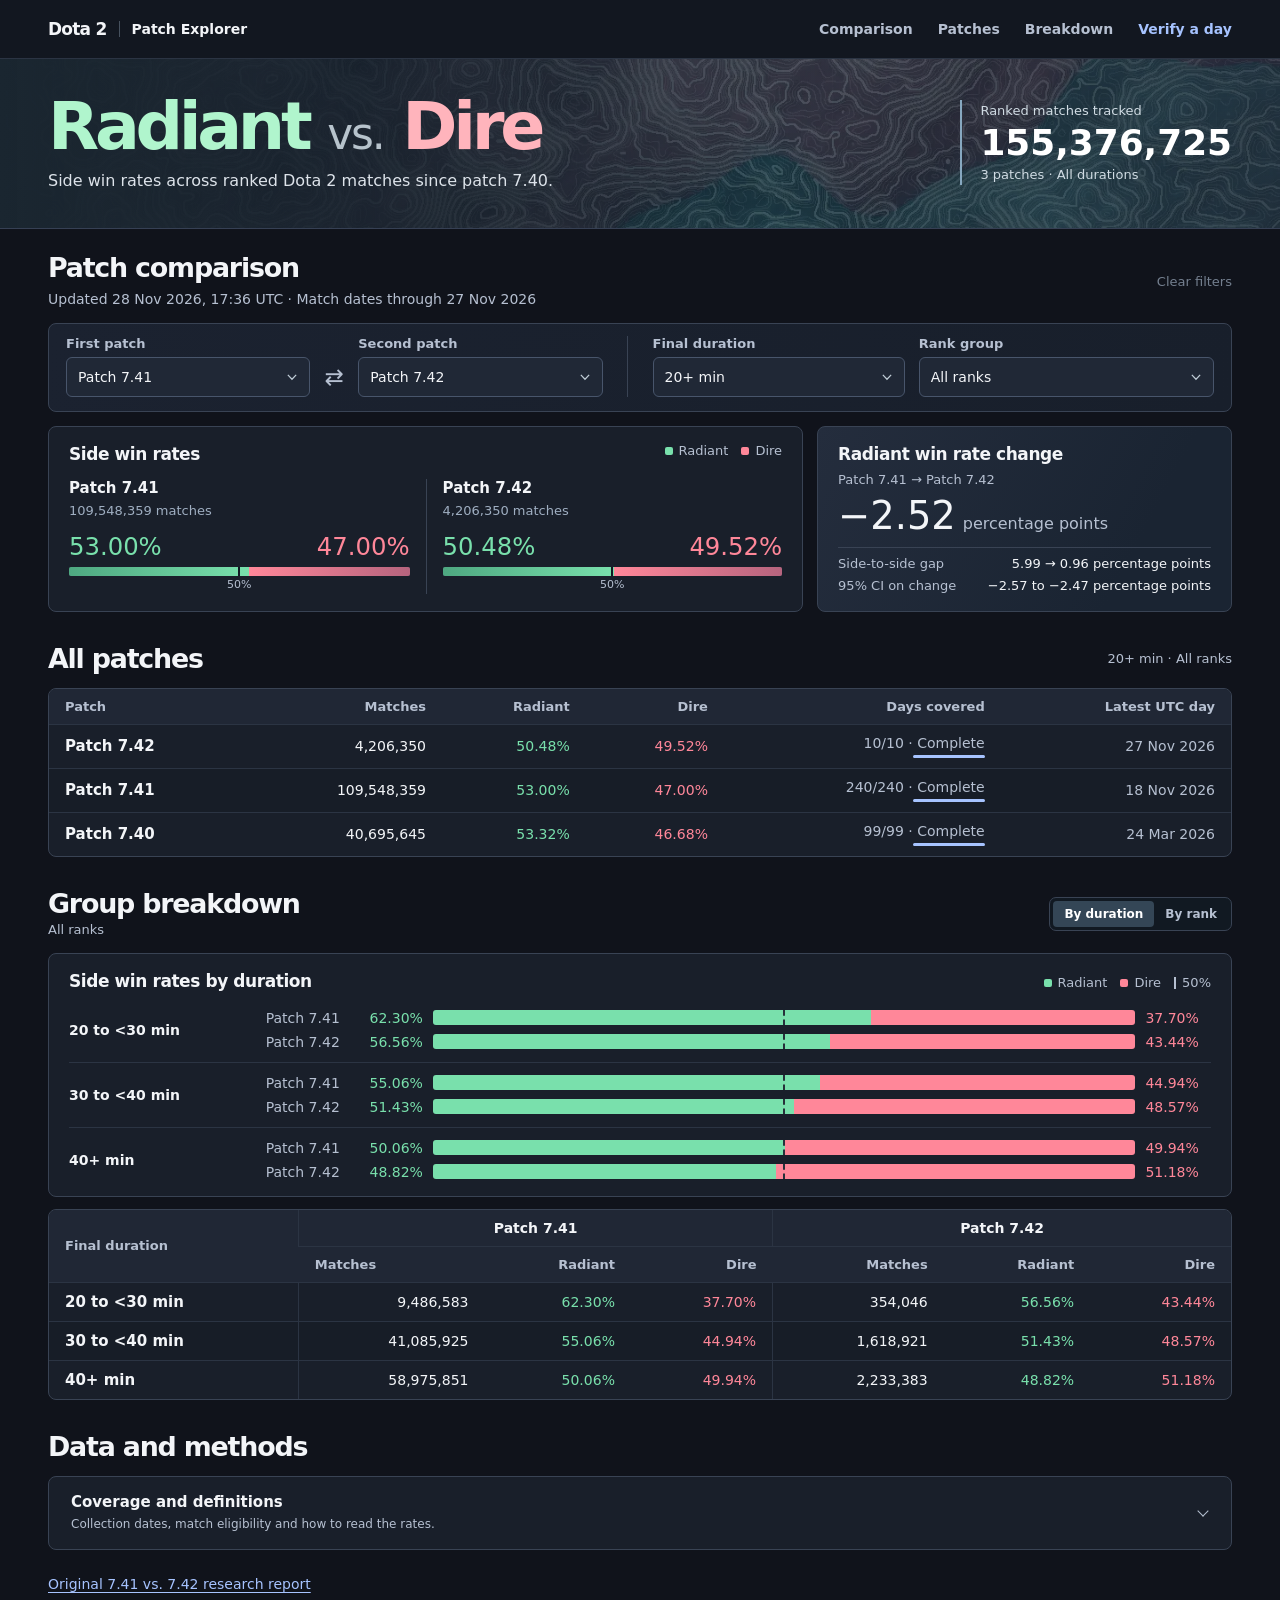
<file: docs/index.html>
<!doctype html>
<html lang="en">
<head>
  <meta charset="utf-8">
  <meta name="viewport" content="width=device-width, initial-scale=1">
  <meta name="theme-color" content="#11151e">
  <meta name="description" content="Daily Radiant and Dire win rates in OpenDota ranked matches from patch 7.40 onward.">
  <title>Dota 2 Patch Explorer</title>
  <link rel="stylesheet" href="styles.css?v=158de19add">
  <script src="live-data.js" defer></script>
  <script src="app.js?v=a44eecdc1f" defer></script>
</head>
<body>
  <a href="#comparison" class="skip-link">Skip to comparison</a>
  <header class="topbar">
    <div class="container topbar-inner">
      <a href="#top" class="brand" aria-label="Dota 2 Patch Explorer home"><strong>Dota 2</strong><span class="brand-separator" aria-hidden="true"></span><span>Patch Explorer</span></a>
      <nav class="main-nav" aria-label="Sections"><a class="nav-compare" href="#comparison">Comparison</a><a href="#overview">Patches</a><a class="nav-breakdown" href="#breakdown">Breakdown</a><a class="nav-verify" href="./verify.html">Verify a day</a></nav>
    </div>
  </header>
  <main id="top">
    <section class="hero">
      <div class="container hero-inner">
        <div class="hero-copy"><h1><span class="radiant-title">Radiant</span> <i>vs.</i> <span class="dire-title">Dire</span></h1>
          <p>Side win rates across ranked Dota 2 matches since patch 7.40.</p>
        </div>
        <div class="hero-stats" id="hero-stats" hidden>
          <span>Ranked matches tracked</span><strong id="tracked-total"></strong>
          <small id="tracked-through"></small>
        </div>
      </div>
    </section>
    <div class="container content">
      <div id="error" role="alert" hidden></div>
      <noscript><p class="error-box">Enable JavaScript to explore the patch data.</p></noscript>
      <div id="dashboard" hidden>

        <section id="comparison" aria-labelledby="comparison-title">
          <div class="section-heading"><div><h2 id="comparison-title">Patch comparison</h2><p class="update-line" id="updated"></p></div><button id="reset" class="text-button" type="button" disabled>Clear filters</button></div>
          <div class="controls">
            <div class="patch-controls">
              <label for="first">First patch<select id="first"></select></label>
              <button type="button" id="swap" class="swap" title="Swap patches" aria-label="Swap patches"><span aria-hidden="true">⇄</span></button>
              <label for="second">Second patch<select id="second"></select></label>
            </div>
            <div class="filter-controls">
              <label for="duration">Final duration<select id="duration"><option value="20plus" selected>20+ min</option><option value="all">All durations</option><option value="short">Under 20 min</option><option value="20-30">20 to &lt;30 min</option><option value="30-40">30 to &lt;40 min</option><option value="40+">40+ min</option></select></label>
              <label for="rank">Rank group<select id="rank"><option value="">All ranks</option><option value="low">Herald to Crusader</option><option value="mid">Archon to Ancient</option><option value="high">Divine / Immortal</option><option value="unknown">Unknown rank</option></select></label>
            </div>
          </div>
          <div class="summary-layout">
            <article class="card share-card" aria-labelledby="share-title">
              <div class="card-heading"><h3 id="share-title">Side win rates</h3><div class="team-legend"><span><i class="swatch radiant"></i>Radiant</span><span><i class="swatch dire"></i>Dire</span></div></div>
              <div id="shares"></div>
            </article>
            <article class="card change-card" aria-labelledby="change-title"><h3 id="change-title">Radiant win rate change</h3><div id="change"></div></article>
          </div>
          <div id="joint-note" class="info-note" hidden></div>
        </section>
        <section id="overview" aria-labelledby="overview-title">
          <div class="section-heading"><h2 id="overview-title">All patches</h2><p class="overview-scope" id="overview-scope"></p></div>
          <div class="card overview-card"><table class="overview-table"><thead><tr><th scope="col">Patch</th><th scope="col">Matches</th><th scope="col">Radiant</th><th scope="col">Dire</th><th scope="col">Days covered</th><th scope="col">Latest UTC day</th></tr></thead><tbody id="patch-rows"></tbody></table></div>
        </section>
        <section id="breakdown" aria-labelledby="breakdown-title">
          <div class="section-heading breakdown-heading">
            <div><h2 id="breakdown-title">Group breakdown</h2><p class="overview-scope" id="break-scope"></p></div>
            <div class="segmented" role="group" aria-label="Group breakdown">
              <button id="by-duration" type="button" aria-pressed="true">By duration</button>
              <button id="by-rank" type="button" aria-pressed="false">By rank</button>
            </div>
          </div>
          <figure class="card break-chart-card" aria-labelledby="break-chart-title">
            <figcaption class="card-heading">
              <h3 id="break-chart-title">Side win rates by duration</h3>
              <div class="team-legend"><span><i class="swatch radiant"></i>Radiant</span><span><i class="swatch dire"></i>Dire</span><span><i class="half-swatch"></i>50%</span></div>
            </figcaption>
            <div id="break-chart"></div>
          </figure>
          <div class="card overview-card">
            <table class="overview-table breakdown-table" id="break-table" aria-labelledby="breakdown-title" aria-describedby="break-scope">
              <colgroup span="1"></colgroup><colgroup span="3"></colgroup><colgroup span="3"></colgroup>
              <thead id="break-head"></thead>
              <tbody id="break-rows"></tbody>
            </table>
          </div>
          <p id="break-empty" class="subtle" hidden>A dash means the group has no reported win rate.</p>
        </section>
        <section id="methods" aria-labelledby="method-title"><div class="section-heading"><h2 id="method-title">Data and methods</h2></div>
          <details class="card disclosure" id="method-details"><summary><span><strong>Coverage and definitions</strong><small>Collection dates, match eligibility and how to read the rates.</small></span><i class="chevron" aria-hidden="true"></i></summary>
            <div class="detail-body">
              <div id="coverage"></div>
              <div class="method-grid">
                <div><h4>Which matches qualify?</h4><p>The tracker counts public ranked matches recorded by OpenDota with a known winner. The default duration filter includes games lasting at least 20 minutes. Select All durations to include shorter matches.</p></div>
                <div><h4>How are rates calculated?</h4><p>Radiant win rate is the share of matches Radiant won. The side-to-side gap is the absolute difference between Radiant’s and Dire’s win rates. The patch change subtracts the first patch’s Radiant rate from the second’s, in percentage points. Its approximate 95% interval combines two Wilson score intervals and treats matches as independent.</p></div>
                <div><h4>How are ranks grouped?</h4><p>The match’s average medal determines its rank group. All ranks includes matches with an unknown medal; select Unknown rank to see those games separately.</p></div>
                <div><h4>What does coverage mean?</h4><p>A covered day has a successful count for its UTC date and patch. On a patch release day, a match’s start time determines which patch it belongs to. Partial coverage means some dates still need counts. The latest day shown can be later than a gap.</p></div>
              </div>
              <p class="source-line">Match data from <a href="https://www.opendota.com/">OpenDota</a>. Major patch totals include their letter updates. <a href="./verify.html">Verify a day</a>.</p>
            </div>
          </details>
        </section>
      </div>
      <p class="archive-link"><a href="report.html">Original 7.41 vs. 7.42 research report</a></p>
      <p id="status" class="sr-only" role="status" aria-live="polite" aria-atomic="true"></p>
    </div>
  </main>
</body>
</html>
</file>
<file: docs/styles.css>
:root {
  color-scheme: dark;
  --back: #10131b;
  --surface: #191f2a;
  --surface-2: #202836;
  --line: #394354;
  --soft-line: #2b3443;
  --text: #f3f5f8;
  --muted: #b6c0d1;
  --quiet: #9faec1;
  --radiant: #79e0ac;
  --dire: #ff8799;
  --accent: #a6c3ff;
  font-family: Inter, "Segoe UI", system-ui, sans-serif;
}
* { box-sizing: border-box; }
html { scroll-padding-top: 16px; }
body { margin: 0; background: var(--back); color: var(--text); }
[hidden] { display: none !important; }
a { color: var(--accent); text-underline-offset: 3px; }
button, select { font: inherit; }
button { cursor: pointer; }
button:disabled { cursor: default; }
a:focus-visible, button:focus-visible, select:focus-visible, summary:focus-visible { outline: 3px solid #b8d2ff; outline-offset: 3px; }
.container { width: min(1184px, calc(100% - 80px)); margin-inline: auto; }
.topbar { background: #121720; border-bottom: 1px solid var(--soft-line); }
.topbar-inner { display: flex; align-items: center; justify-content: space-between; min-height: 58px; gap: 30px; }
.brand { display: inline-flex; align-items: center; gap: 12px; color: var(--text); text-decoration: none; white-space: nowrap; font-size: 14px; font-weight: 550; }
.brand strong { font-size: 17px; letter-spacing: -.045em; font-weight: 750; }
.brand-separator { height: 16px; width: 1px; background: #46515e; }
.main-nav { display: flex; align-items: center; gap: 25px; }
.main-nav a { display: inline-flex; align-items: center; min-height: 42px; color: var(--muted); text-decoration: none; font-size: 14px; font-weight: 550; white-space: nowrap; }
.main-nav a:hover { color: var(--text); }
.main-nav .nav-verify { color: var(--accent); }
.hero {
  border-bottom: 1px solid #364054;
  background: linear-gradient(90deg, #1a2630 0%, rgba(20,30,41,.88) 28%, rgba(21,27,38,.45) 60%, rgba(30,26,40,.60) 100%), url("assets/terrain.webp") center 56% / cover;
}
.hero-inner { display: flex; align-items: center; justify-content: space-between; gap: 30px; padding-block: 32px 35px; }
h1, h2, h3, h4, p, dl, dd { margin: 0; }
h1 { font-size: clamp(44px, 5.2vw, 76px); font-weight: 740; letter-spacing: -.065em; line-height: 1.07; }
h1 i { color: #b7c3cc; font-weight: 500; font-size: .66em; font-style: normal; letter-spacing: -.05em; }
.radiant-title { color: #b0f5cd; }
.dire-title { color: #ffb4bc; }
.hero-copy p { color: #dde3ea; margin-top: 7px; line-height: 1.5; font-size: 16px; }
.hero-stats { border-left: 2px solid #87a8c0; padding: 3px 0 3px 18px; min-width: 235px; }
.hero-stats span, .hero-stats small { display: block; color: #d0dbe3; font-size: 13px; }
.hero-stats strong { display: block; margin: 4px 0; font-size: clamp(26px, 2.8vw, 39px); line-height: 1.15; font-weight: 600; color: white; font-variant-numeric: tabular-nums; }
.content { padding-block: 23px 46px; }
section[id] { scroll-margin-top: 18px; }
.section-heading { display: flex; align-items: center; justify-content: space-between; gap: 16px; margin: 0 0 13px; }
h2 { font-size: clamp(21px, 2.1vw, 27px); line-height: 1.2; font-weight: 650; letter-spacing: -.045em; }
h3 { font-size: 17px; line-height: 1.3; font-weight: 630; letter-spacing: -.025em; }
h4 { font-size: 14px; font-weight: 650; }
.text-button { white-space: nowrap; flex-shrink: 0; background: none; border: 0; padding: 5px 0 5px 10px; color: var(--radiant); font-size: 13px; }
.text-button:disabled { color: var(--quiet); opacity: .7; }
.controls { display: grid; grid-template-columns: 1fr 1fr; gap: 25px; margin-bottom: 14px; border: 1px solid var(--line); border-radius: 8px; background: linear-gradient(110deg, #1b2230, #181f2b); padding: 12px 17px 14px; }
.patch-controls { display: grid; grid-template-columns: 1fr 32px 1fr; gap: 8px; align-items: end; padding-right: 24px; border-right: 1px solid var(--line); }
.filter-controls { display: grid; grid-template-columns: 1fr 1.17fr; gap: 14px; }
label { display: block; min-width: 0; color: var(--muted); font-size: 13px; font-weight: 550; }
select { appearance: none; width: 100%; border: 1px solid #48556b; border-radius: 6px; background: var(--surface-2) url("data:image/svg+xml,%3Csvg xmlns='http://www.w3.org/2000/svg' viewBox='0 0 12 8'%3E%3Cpath d='m1 1 5 5 5-5' fill='none' stroke='%23bdcad4' stroke-width='1.5'/%3E%3C/svg%3E") no-repeat right 12px center / 10px; color: var(--text); padding: 9px 28px 9px 11px; font-weight: 530; font-size: 14px; line-height: 20px; cursor: pointer; margin-top: 6px; }
select:hover { border-color: var(--accent); }
.swap { align-self: end; height: 39px; width: 32px; background: none; border: none; border-radius: 4px; color: var(--muted); font: 23px/1 system-ui,sans-serif; }
.swap:hover, .text-button:not(:disabled):hover { color: #fff; }
.summary-layout { display: grid; grid-template-columns: 1.82fr 1fr; gap: 14px; }
.card { background: var(--surface); border: 1px solid var(--line); border-radius: 8px; }
.share-card, .change-card { min-width: 0; padding: 16px 20px; }
.card-heading { display: flex; align-items: start; justify-content: space-between; gap: 12px; }
.team-legend { display: flex; flex-wrap: wrap; align-items: center; gap: 13px; font-size: 13px; color: var(--muted); }
.team-legend span { display: flex; align-items: center; gap: 6px; white-space: nowrap; }
.swatch { width: 8px; height: 8px; border-radius: 2px; }
.radiant { background: var(--radiant); } .dire { background: var(--dire); }
#shares { display: grid; grid-template-columns: repeat(2,minmax(0,1fr)); margin-top: 13px; }
.share-row { min-width: 0; }
.share-row:first-child { padding-right: 16px; }
.share-row + .share-row { border-left: 1px solid var(--line); padding-left: 16px; }
.share-head { display: flex; flex-wrap: wrap; align-items: baseline; gap: 4px 12px; }
.share-head strong { font-size: 15px; font-weight: 650; }
.count, .subtle { color: var(--quiet); font-size: 13px; line-height: 1.5; }
.share-head .count { width: 100%; }
.score-line { position: relative; display: flex; align-items: baseline; justify-content: space-between; gap: 5px; margin-top: 12px; font-variant-numeric: tabular-nums; }
.score-line strong { font-size: clamp(18px, 1.9vw, 28px); font-weight: 400; line-height: 1.25; }
.radiant-score { color: var(--radiant); } .dire-score { color: var(--dire); }
.parity-label { font-size: 11px; color: var(--muted); position: absolute; left: 50%; bottom: -29px; transform: translateX(-50%); }
.stack { position: relative; display: flex; height: 9px; margin: 5px 0 18px; border-radius: 2px; overflow: hidden; background: var(--line); }
.stack:after { content: ""; position: absolute; left: 50%; height: 100%; width: 2px; transform: translateX(-50%); background: #111923; }
.stack .radiant { background: linear-gradient(90deg,#4ea881,var(--radiant)); }
.stack .dire { flex: 1; background: linear-gradient(90deg,var(--dire),#b6647e); }
.change-card { background: linear-gradient(118deg, #242d3d, #1a2432 75%); }
.change-value { display: flex; flex-wrap: wrap; align-items: baseline; gap: 2px 7px; font-size: clamp(32px, 3vw, 44px); line-height: 1.12; font-weight: 400; margin: 5px 0 10px; font-variant-numeric: tabular-nums; }
.change-value small { font-family: inherit; font-size: 16px; font-weight: inherit; color: var(--muted); }
.change-context { color: var(--muted); font-size: 13px; line-height: 1.45; margin-top: 5px; }
.change-detail { border-top: 1px solid var(--line); padding-top: 7px; display: grid; gap: 4px; font-size: 13px; color: var(--muted); }
.change-detail div { display:flex; flex-wrap: wrap; align-items:baseline; justify-content:space-between; gap: 3px 12px; }
.change-detail dd { text-align:right; color:var(--text); font-size: 13px; line-height: 1.35; font-variant-numeric: tabular-nums; }
.na { color: var(--muted); font-size: 13px; line-height: 1.55; margin-top: 6px; }
.info-note, .error-box, #error { margin-top: 11px; padding: 11px 14px; border-left: 2px solid #dac184; background: #26262b; color: #e8dbc1; font-size: 13px; line-height: 1.5; }
#breakdown, #methods { margin-top: 31px; }
.segmented { display: inline-flex; padding: 3px; border: 1px solid var(--line); border-radius: 7px; background: #111922; }
.segmented button { background: transparent; border: 0; border-radius: 4px; padding: 6px 11px; color: var(--muted); font-size: 12px; font-weight: 600; }
.segmented button[aria-pressed="true"] { background: #344656; color: #fff; }

.subtle { margin-top: 5px; }

.disclosure summary { display: flex; gap: 12px; align-items: center; justify-content: space-between; list-style: none; cursor: pointer; padding: 16px 22px; }
.disclosure summary::-webkit-details-marker { display:none; }
.disclosure summary strong { display: block; font-size: 15px; font-weight: 620; }
.disclosure summary small { display: block; color: var(--muted); font-size: 12px; margin-top: 4px; line-height: 1.5; }
.chevron { display: inline-block; width: 8px; height: 8px; border: solid var(--muted); border-width: 0 1.5px 1.5px 0; transform: translateY(-2px) rotate(45deg); flex: none; margin-right: 2px; }
details[open] .chevron { transform: translateY(2px) rotate(225deg); }
.detail-body { margin-inline: 22px; padding: 15px 0 19px; border-top: 1px solid var(--soft-line); color: var(--muted); font-size: 13px; line-height: 1.65; }
.detail-body strong, .detail-body h4 { color: var(--text); } .detail-body p + p { margin-top: 6px; }
.method-grid { margin-block: 15px; display:grid; grid-template-columns: repeat(2,1fr); gap: 16px 28px; }
.coverage-item + .coverage-item { margin-top: 6px; }
.source-line { padding-top: 12px; border-top: 1px solid var(--soft-line); }
.sr-only, .skip-link:not(:focus) { position: absolute; width: 1px; height: 1px; overflow: hidden; white-space: nowrap; clip-path: inset(50%); }
.skip-link:focus { position: absolute; left: 8px; top: 6px; background: white; padding: 10px; color: black; z-index: 5; }
@media(min-width:651px) and (max-width:960px) {
 #shares { display:block; } .share-row:first-child { padding-right:0; } .share-row + .share-row { margin-top:9px; border-left:0; border-top:1px solid var(--line); padding:9px 0 0; } .share-head { justify-content:space-between; } .share-head .count { width:auto; } .score-line { margin-top:3px; } .parity-label { display:none; } .stack { margin-bottom:0; }
}
@media(max-width: 840px){
 .container { width: calc(100% - 46px); }
 .controls { gap: 16px; padding: 13px 15px; }
 .patch-controls { padding-right: 15px; gap: 3px; grid-template-columns: 1fr 24px 1fr; }
 .swap { width: 24px; } .filter-controls { gap: 9px; }
 .share-card, .change-card { padding: 17px; }
}
@media(max-width: 650px){
 .container { width: calc(100% - 32px); }
 .topbar-inner { min-height: 53px; gap: 12px; } .brand { gap: 8px; font-size: 12px; } .brand strong { font-size: 15px; }
 .main-nav { gap: 14px; } .main-nav a { font-size: 13px; } .main-nav .nav-breakdown,.main-nav .nav-compare { display:none; }
 .hero-inner { padding-block: 20px; } .hero-copy p { max-width: 380px; font-size: 14px; margin-top: 9px; }
 .hero { background-position: 65% 50%; } .content { padding-top: 23px; }
 .hero-inner { display: grid; grid-template-columns: 1fr; gap: 16px; }
 .hero-stats { display:flex; align-items:baseline; flex-wrap:wrap; gap:0 7px; border-left:0; padding:0; } .hero-stats span { order:1; } .hero-stats strong { order:0; font-size:20px; } .hero-stats small { order:2; width:100%; }
 .controls { grid-template-columns: 1fr; gap: 11px; }
 .patch-controls { padding: 0; border: 0; grid-template-columns: 1fr 28px 1fr; gap: 6px; }
 .filter-controls { grid-template-columns: 1fr 1fr; gap: 12px; }
 .summary-layout { grid-template-columns: 1fr; gap: 10px; }
 .score-line strong { font-size: clamp(16px,4.2vw,25px); } .share-row:first-child { padding-right:10px; } .share-row + .share-row { padding-left:10px; }
 .change-value { font-size: 34px; }
 #breakdown, #methods { margin-top: 25px; } .card-heading { gap: 8px; }

 .method-grid { grid-template-columns: 1fr; } .disclosure summary { padding: 14px 16px; }
 .detail-body { margin-inline:16px; }
}
@media(max-width: 400px) {
 .container { width: calc(100% - 24px); }
 .main-nav a { font-size: 12px; } .main-nav { gap: 12px; }
 .share-card,.change-card { padding: 14px; }
 .breakdown-heading { flex-wrap:wrap; gap:8px; } .team-legend { gap: 8px; }
}
@media(max-width: 360px) {

 select { padding-inline: 7px 19px; background-position: right 6px center; font-size: 13px; }
 #shares { grid-template-columns: 1fr; gap: 9px; }
 .share-row:first-child { padding-right: 0; }
 .share-row + .share-row { border-left: 0; border-top: 1px solid var(--line); padding: 9px 0 0; }
 .share-head { justify-content: space-between; }
 .share-head .count { width: auto; font-size: 12px; }
 .score-line { margin-top: 4px; }
 .parity-label { display: none; }
 .stack { margin-bottom: 0; }
}

.update-line, .overview-scope, .archive-link {
  color: var(--muted);
  font-size: 14px;
  line-height: 1.5;
}
.update-line { margin: 5px 0 0; }
.archive-link { margin-top: 24px; }
#overview { margin-top: 31px; }
.overview-scope { font-size: 13px; }
.overview-card { overflow: hidden; }
.coverage-cell { display:inline-flex; flex-direction:column; gap:4px; align-items:end; }
.coverage-cell i { display:block; width:72px; height:3px; border-radius:2px; background:var(--line); overflow:hidden; }
.coverage-cell b { display:block; height:100%; background:var(--accent); }

.overview-table { width: 100%; border-collapse: collapse; text-align: right; font-variant-numeric: tabular-nums; }
.overview-table th, .overview-table td { padding: 10px 16px; }
.overview-table thead { background-color: #202735; }
.overview-table thead th { color: var(--muted); font-size: 13px; font-weight: 550; }
.overview-table th:first-child { text-align: left; }
.overview-table tbody th { font-size: 15px; }
.overview-table tbody tr:nth-child(even) { background-color: #171d27; }
.overview-table tbody tr:hover { background-color: #202838; }
.overview-table tbody td { font-size: 14px; }
.overview-table tbody tr { border-top: 1px solid var(--soft-line); }
#overview .overview-table td:nth-child(3) { color: var(--radiant); }
#overview .overview-table td:nth-child(4) { color: var(--dire); }
#overview .overview-table td:nth-child(n+5) { color: var(--muted); }
@media (max-width: 840px) {
  .overview-table th, .overview-table td { padding-inline: 9px; }
}
@media (max-width: 650px) {
  .overview-card { background: transparent; border: none; border-radius: 0; }
  .overview-table, .overview-table tbody { display: block; }
  .overview-table thead { position: absolute; clip-path: inset(50%); width: 1px; height: 1px; overflow: hidden; }
  .overview-table tbody tr { display: grid; grid-template-columns: 1fr 1fr 1fr; gap: 9px 6px; text-align: left; padding: 14px; margin-bottom: 8px; border: 1px solid var(--line); border-radius: 8px; background: var(--surface); }
  .overview-table tbody th { grid-column: 1/-1; font-size: 16px; }
  .overview-table tbody td, .overview-table tbody th { padding: 0; }
 .coverage-cell { text-align:left; align-items:start; }
  .overview-table td { min-width: 0; }
  .overview-table td::before { display: block; content: attr(data-label); font-size: 12px; font-weight: 500; line-height: 1.5; color: var(--quiet); }
  #overview .overview-table td:nth-child(5) { grid-column: span 2; }
  .overview-table td:last-child { white-space: normal; }
}

.break-chart-card { margin: 0 0 12px; padding: 16px 20px 4px; }
.break-chart-card figcaption { align-items: baseline; flex-wrap: wrap; margin-bottom: 6px; }
.half-swatch { width: 0; height: 12px; border-left: 2px dashed var(--muted); }
.break-chart-group {
  display: grid;
  grid-template-columns: minmax(128px, 16%) minmax(0, 1fr);
  align-items: center;
  gap: 14px;
  padding: 12px 0;
}
.break-chart-group + .break-chart-group { border-top: 1px solid var(--soft-line); }
.break-chart-group h4 { font-size: 14px; font-weight: 550; }
.break-chart-group.is-selected h4 { color: var(--accent); }
.break-chart-row {
  display: grid;
  grid-template-columns: 5.1rem 4.1rem minmax(0, 1fr) 4.1rem;
  align-items: center;
  gap: 10px;
  font-size: 14px;
  font-variant-numeric: tabular-nums;
}
.break-chart-row + .break-chart-row { margin-top: 8px; }
.break-chart-patch, .break-chart-na { color: var(--muted); }
.break-chart-row .radiant-score { text-align: right; }
.break-chart-na { grid-column: 2 / -1; }
.break-chart-track { position: relative; display: flex; height: 15px; overflow: hidden; border-radius: 3px; }
.break-chart-track::after { content: ""; position: absolute; inset: 0 auto 0 50%; border-left: 2px dashed #26303a; transform: translateX(-1px); }
.break-chart-radiant { background: var(--radiant); }
.break-chart-dire { flex: 1; background: var(--dire); }
@media (max-width: 650px) {
  .break-chart-card { padding: 14px 12px 2px; }
  .break-chart-group { grid-template-columns: minmax(0, 1fr); gap: 8px; }
  .break-chart-row { grid-template-columns: max-content 3.6rem minmax(0, 1fr) 3.6rem; gap: 5px; font-size: 13px; }
}

.breakdown-table thead th[scope="colgroup"] { text-align: center; color: var(--text); font-size: 14px; }
.breakdown-table thead tr + tr th { border-top: 1px solid var(--soft-line); text-align: right; }
.breakdown-table thead th[scope="colgroup"], .breakdown-table .match-count { border-left: 1px solid var(--soft-line); }
.breakdown-table .radiant-rate { color: var(--radiant); }
.breakdown-table .dire-rate { color: var(--dire); }
.breakdown-table tr.is-selected { box-shadow: inset 3px 0 0 var(--accent); }
@media (max-width: 650px) {
  .breakdown-table tbody tr::before, .breakdown-table tbody tr::after {
    grid-column: 1 / -1;
    color: var(--muted);
    font-size: 13px;
    font-weight: 600;
  }
  .breakdown-table tbody tr::before { content: attr(data-first-label); grid-row: 2; }
  .breakdown-table tbody tr::after { content: attr(data-second-label); grid-row: 4; border-top: 1px solid var(--soft-line); padding-top: 8px; }
  .breakdown-table tbody th { grid-row: 1; }
  .breakdown-table td:nth-of-type(-n+3) { grid-row: 3; }
  .breakdown-table td:nth-of-type(n+4) { grid-row: 5; }
  .breakdown-table .match-count { border-left: 0; }
}
</file>
